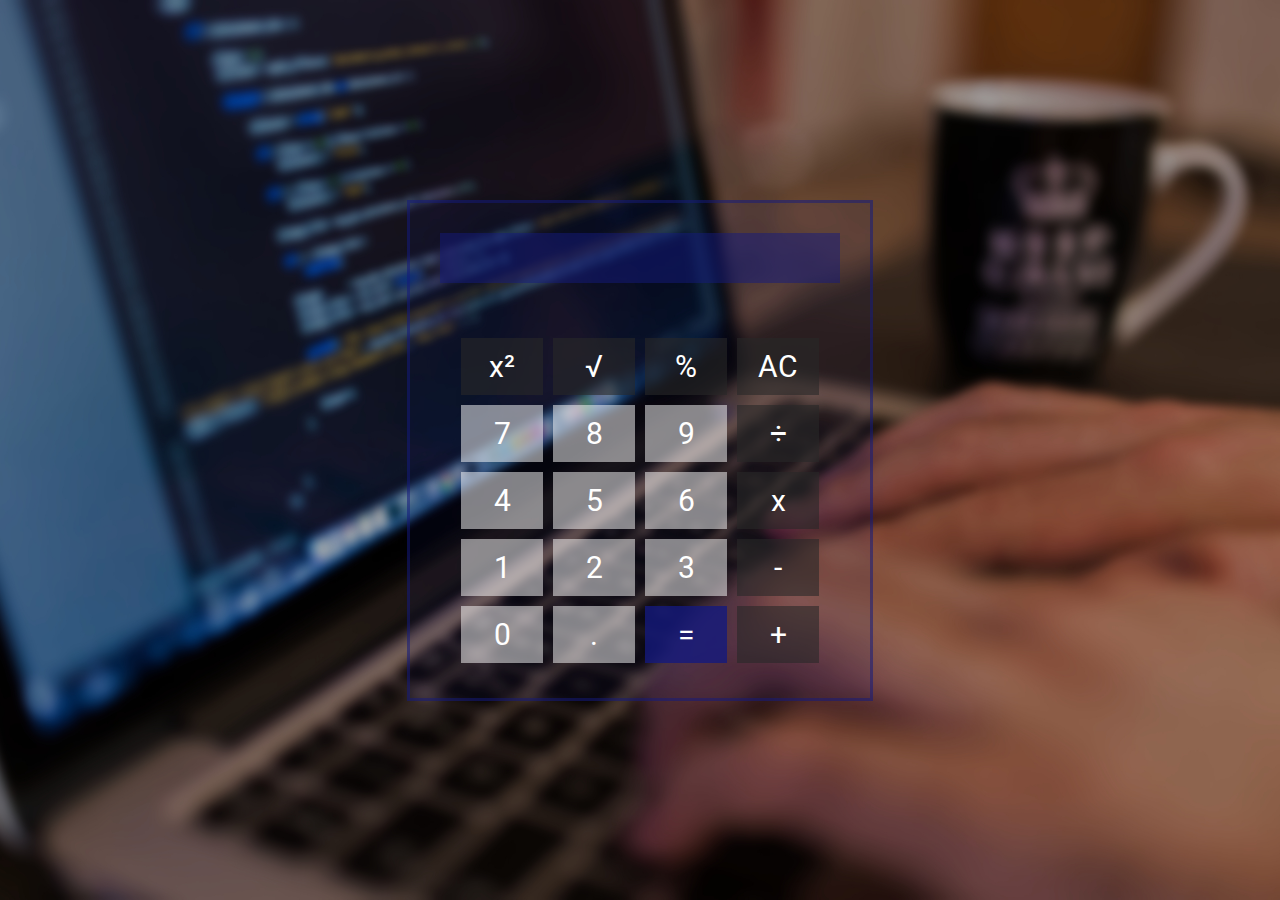
<file: Calculator/index.html>
<!DOCTYPE html>
<html lang="en">
    <head>
        <meta charset="UTF-8"/>
        <title>Calculator</title>
        <link rel="stylesheet" href="calculator.css"/>
        <link href='http://fonts.googleapis.com/css?family=Roboto' rel='stylesheet' type='text/css'/>
    </head>
    <body>
        <div id="calculator-container">
            <div id="input"></div>
            <div id="key-container">
                <div class="key secondaryOp">x²</div>
                <div class="key secondaryOp">√</div>
                <div class="key secondaryOp">%</div>
                <div class="key secondaryOp">AC</div>
                <div class="key number ">7</div>
                <div class="key number">8</div>
                <div class="key number">9</div>
                <div class="key secondaryOp">÷</div>
                <div class="key number">4</div>
                <div class="key number">5</div>
                <div class="key number">6</div>
                <div class="key secondaryOp">x</div>
                <div class="key number">1</div>
                <div class="key number">2</div>
                <div class="key number">3</div>
                <div class="key secondaryOp">-</div>
                <div class="key number">0</div>
                <div class="key number">.</div>
                <div class="key" id="igual">=</div>
                <div class="key secondaryOp">+</div>
            </div>
        </div>
        <script src="calculator.js">
        </script>
    </body>
</html>
</file>
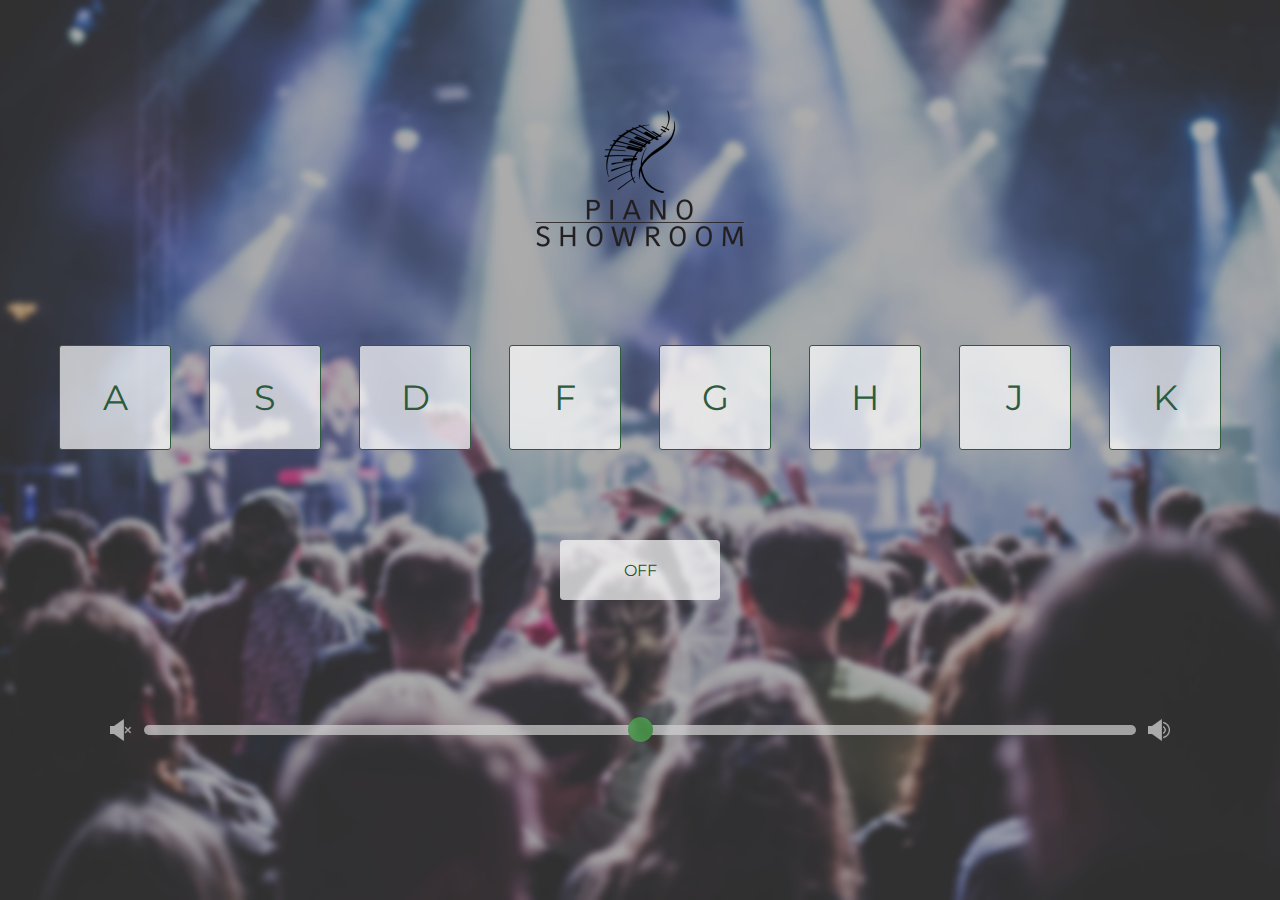
<file: Piano Room/index.html>
<!DOCTYPE html>
<html>
    <head>
        <meta charset="UTF-8"/>
        <title>Piano Room</title>
        <link href="Drum.css" rel="stylesheet" type="text/css"/>
        <link href="https://fonts.googleapis.com/css?family=Roboto:100,300,400,700" rel="stylesheet"/>
        <link href="https://fonts.googleapis.com/css?family=Montserrat:100,300,400" rel="stylesheet"/>
    </head>
    <body>
        <div id="container">
            <div id="top-container">
                <img src="images/piano1.png"/>
                <div id="key-container">
                    <!--tabindex='1' makes the element focusable on keydown event-->
                    <div class="drumKey" tabindex="1">
                        <p>A</p>
                    </div>
                    <div class="drumKey" tabindex="1">
                        <p>S</p>
                    </div>
                    <div class="drumKey" tabindex="1">
                        <p>D</p>
                    </div>
                    <div class="drumKey" tabindex="1">
                        <p>F</p>
                    </div>
                    <div class="drumKey" tabindex="1">
                        <p>G</p>
                    </div>
                    <div class="drumKey" tabindex="1">
                        <p>H</p>
                    </div>
                    <div class="drumKey" tabindex="1">
                        <p>J</p>
                    </div>
                    <div class="drumKey" tabindex="1">
                        <p>K</p>
                    </div>
                </div>
            </div>
            <div id="bottom-container">
                <div id="power">
                    <p>OFF</p>
                </div>
                <div id="volume">
                    <p>VOLUME 50%</p>
                </div>
                <div class="slidecontainer">
                    <img src="images/mute.png" alt="sonido"/>
                    <input class="slider" id="myRange" max="100" min="0" type="range" value="50"/>
                    <img src="images/loud.png" alt="sonido"/>
                </div>
            </div>
        </div>
        <script src="Drum.js">
        </script>
    </body>
</html>
</file>
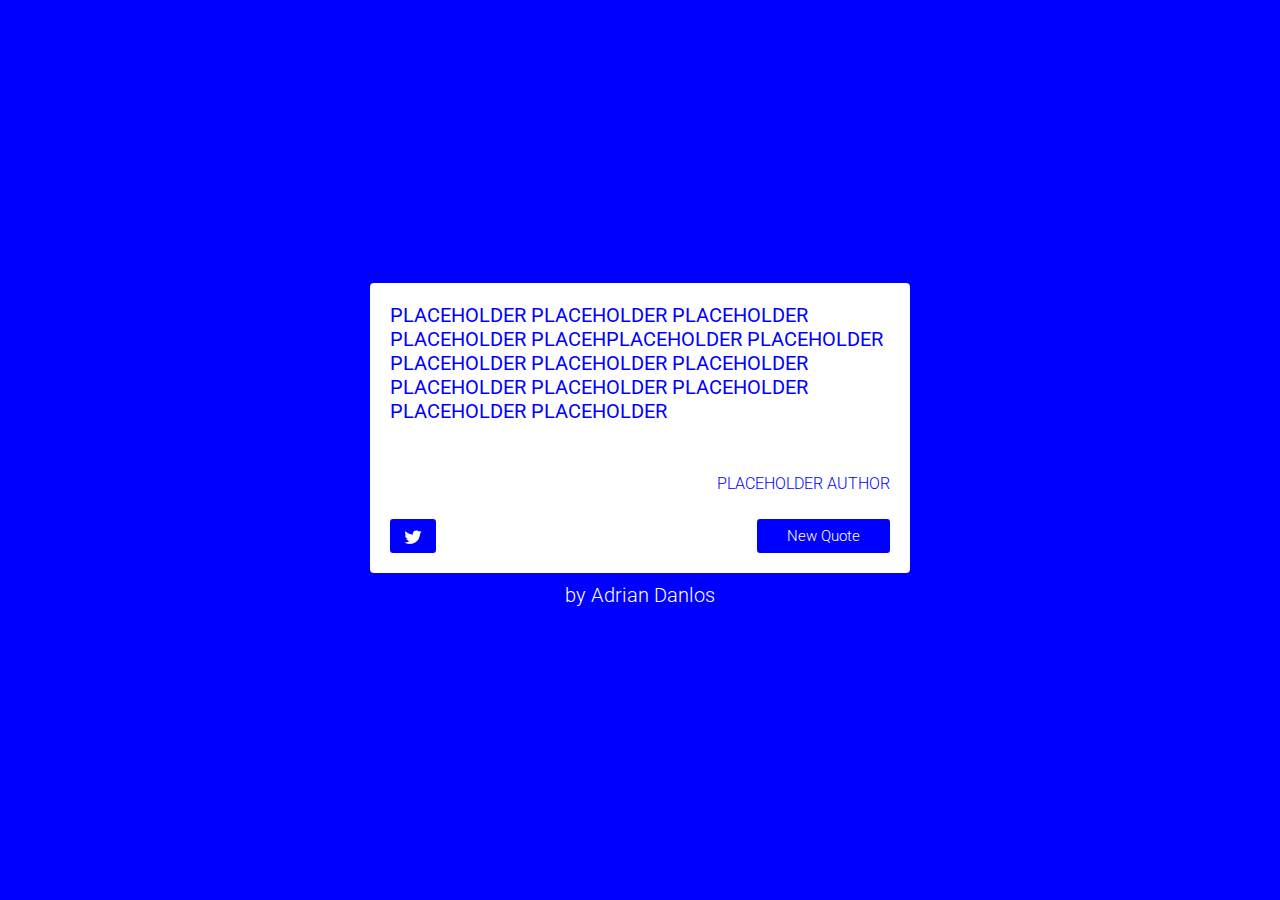
<file: Random Quote Machine/index.html>
<!DOCTYPE html>
<html>
    <head>
        <meta charset="utf-8"/>
        <title>
            Random Quote Machine
        </title>
        <link href="styles.css" rel="stylesheet" type="text/css"/>
        <link href="http://fonts.googleapis.com/css?family=Roboto:100,300,400&display=swap" rel="stylesheet"/>
    </head>
    <body>
        <div id="container">
            <main>
                <div id="text">
                    <p>
                        PLACEHOLDER PLACEHOLDER PLACEHOLDER PLACEHOLDER PLACEHPLACEHOLDER PLACEHOLDER PLACEHOLDER PLACEHOLDER PLACEHOLDER PLACEHOLDER PLACEHOLDER PLACEHOLDER PLACEHOLDER PLACEHOLDER
                    </p>
                </div>
                <div id="author">
                    <p>
                        PLACEHOLDER AUTHOR
                    </p>
                </div>
                <div id="bottom-features-container">
                    <div class="bottom-features" id="twitter">
                        <img alt="twitter" src="img/twitter.png"/>
                    </div>
                    <div class="bottom-features" id="new-quote">
                        <p>
                            New Quote
                        </p>
                    </div>
                </div>
            </main>
            <footer>
                <p>
                    by Adrian Danlos
                </p>
            </footer>
        </div>
        <script src="javascript.js">
        </script>
    </body>
</html>
</file>
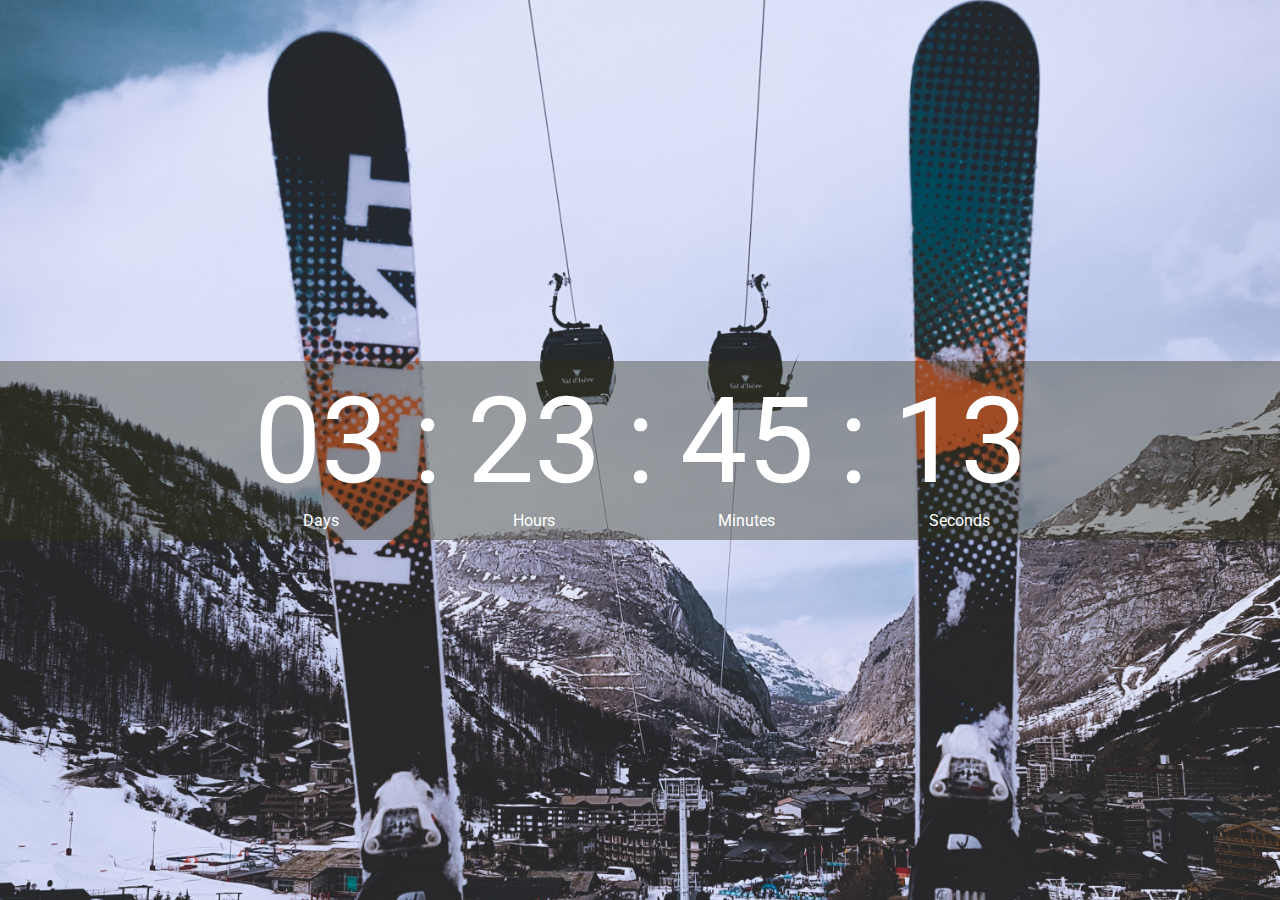
<file: Ski Countdown/index.html>
<!DOCTYPE html>
<html lang="en">
    <head>
        <meta charset="UTF-8"/>
        <title>Ski Countdown</title>
        <link rel="stylesheet" href="ski.css"/>
        <link href='http://fonts.googleapis.com/css?family=Roboto' rel='stylesheet' type='text/css'/>
    </head>
    <body>
        <div id="timer">
            <div class="column">
                <p class="number" id="days">03</p>
                <p>Days</p>
            </div>
            <p class="dots">:</p>
            <div class="column">
                <p class="number" id="hours">23</p>
                <p>Hours</p>
            </div>
            <p class="dots">:</p>
            <div class="column">
                <p class="number" id="minutes">45</p>
                <p>Minutes</p>
            </div>
            <p class="dots">:</p>
            <div class="column">
                <p class="number" id="seconds">13</p>
                <p>Seconds</p>
            </div>
        </div>
        <script src="ski.js">
        </script>
    </body>
</html>
</file>
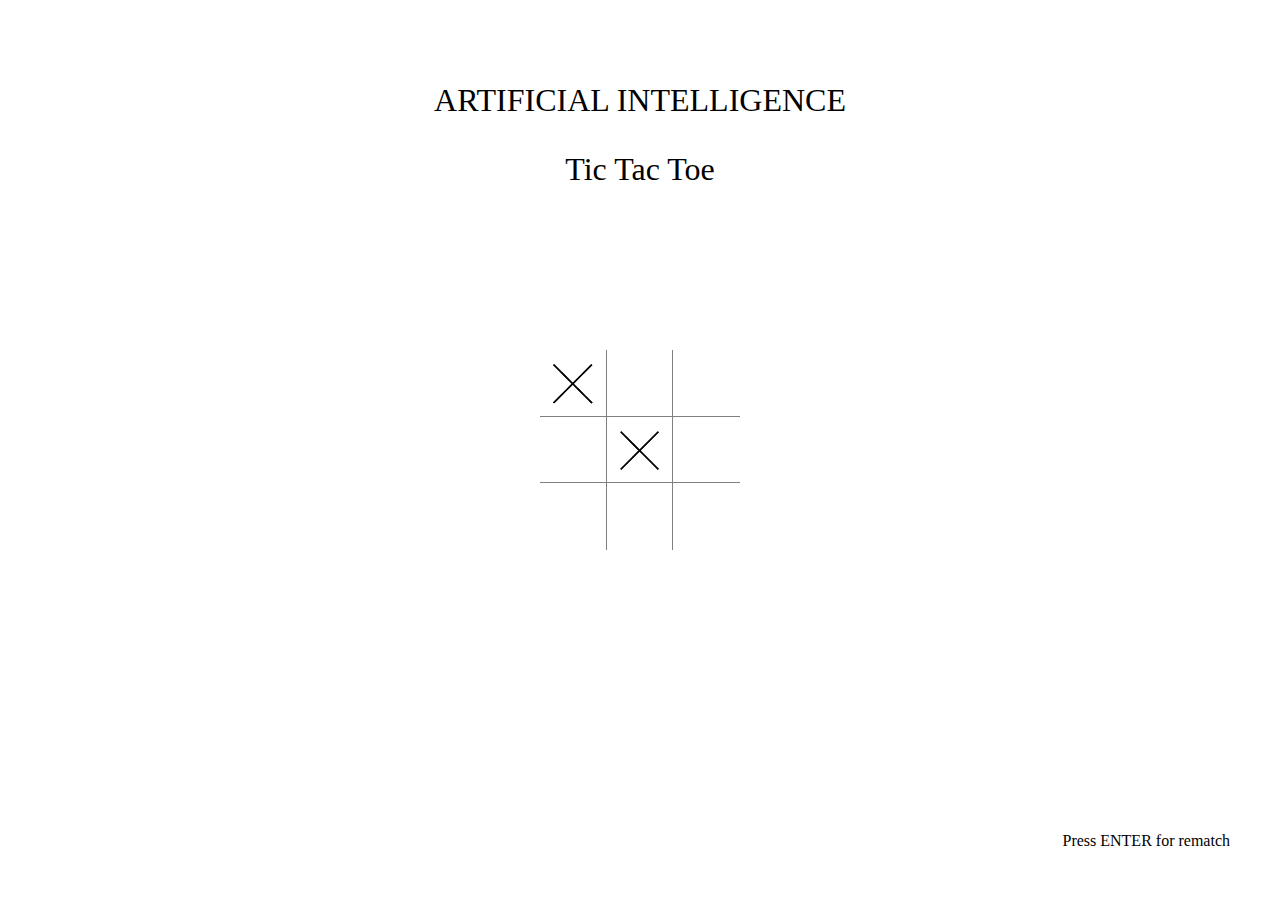
<file: TicTacToe_Bot/index.html>
<!DOCTYPE html>
<html>
    <head>
        <title>
            TIC TAC TOE
        </title>
        <link href="styles.css" rel="stylesheet"/>
        <script src="http://ajax.googleapis.com/ajax/libs/jquery/3.3.1/jquery.min.js">
        </script>
    </head>
    <body>
        <div id="title">
            <p>
                ARTIFICIAL INTELLIGENCE
            </p>
            <p>
                Tic Tac Toe
            </p>
        </div>
        <div id="container">
            <div class="cell 1" id="top-left">
            </div>
            <div class="cell 2" id="top-middle">
            </div>
            <div class="cell 3" id="top-right">
            </div>
            <div class="cell 4" id="middle-left">
            </div>
            <div class="cell 5" id="middle-middle">
            </div>
            <div class="cell 6" id="middle-right">
            </div>
            <div class="cell 7" id="bottom-left">
            </div>
            <div class="cell 8" id="bottom-middle">
            </div>
            <div class="cell 9" id="bottom-right">
            </div>
            <div id="gameOver">
                <p>
                    GAME OVER
                </p>
            </div>
        </div>
        <footer>
            <span>
                Press ENTER for rematch
            </span>
        </footer>
        <script src="js.js" type="text/javascript">
        </script>
    </body>
</html>
</file>
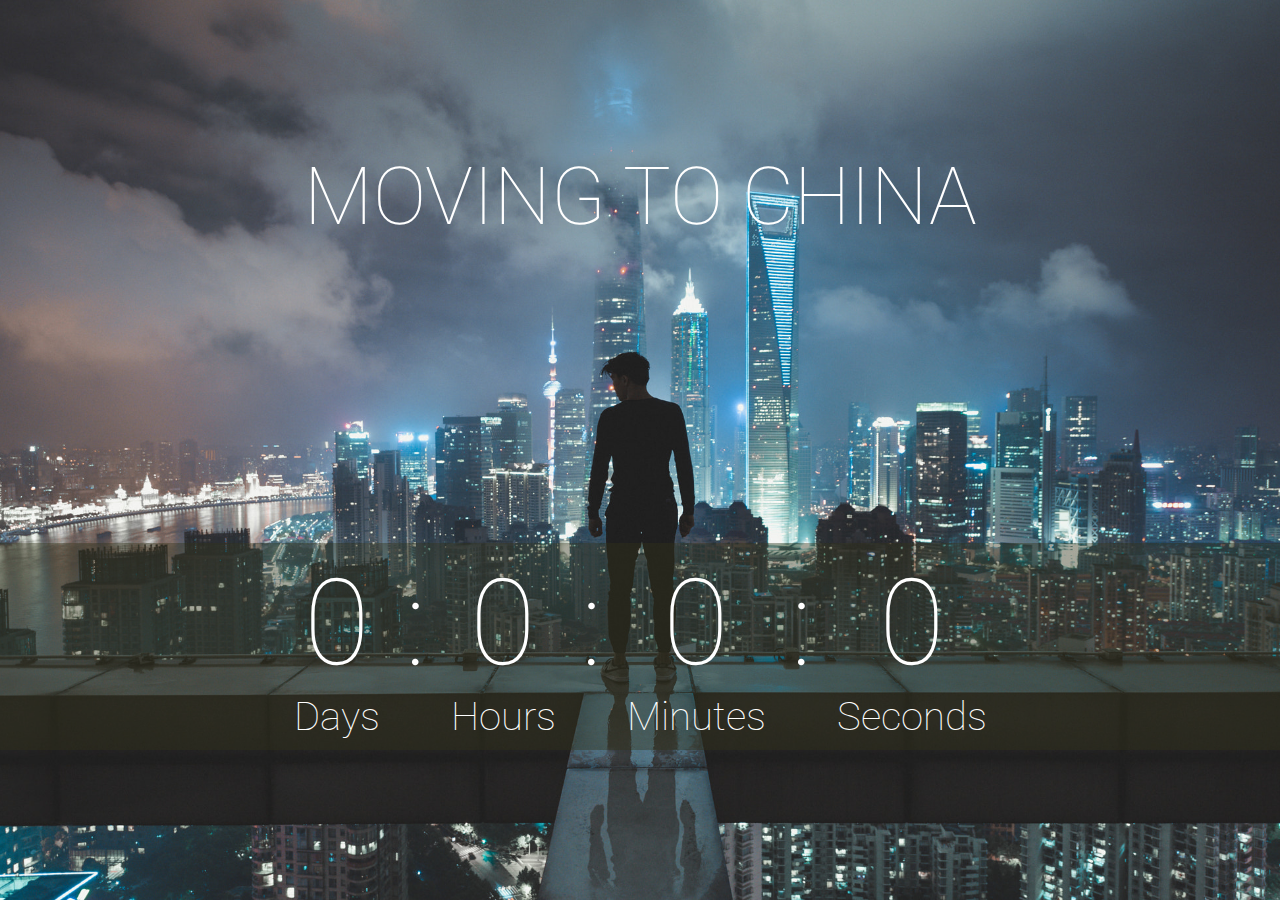
<file: Countdowns/China/index.html>
<!DOCTYPE html>
<html lang="en">
    <head>
        <meta charset="utf-8"/>
        <title>
            China Countdown
        </title>
        <link href="china.css" rel="stylesheet" type="text/css"/>
        <link href="https://fonts.googleapis.com/css?family=Roboto:100,300,400&display=swap" rel="stylesheet"/>
        <link href="img/rocket.jpg" rel="icon" type="image/x-icon"/>
    </head>
    <body>
        <h1 id="title">
            MOVING TO CHINA
        </h1>
        <main>
            <div id="timer">
                <div class="column">
                    <p class="number" id="days">
                        0
                    </p>
                    <p class="text">
                        Days
                    </p>
                </div>
                <p class="dots">
                    :
                </p>
                <div class="column">
                    <p class="number" id="hours">
                        0
                    </p>
                    <p class="text">
                        Hours
                    </p>
                </div>
                <p class="dots">
                    :
                </p>
                <div class="column">
                    <p class="number" id="minutes">
                        0
                    </p>
                    <p class="text">
                        Minutes
                    </p>
                </div>
                <p class="dots">
                    :
                </p>
                <div class="column">
                    <p class="number" id="seconds">
                        0
                    </p>
                    <p class="text">
                        Seconds
                    </p>
                </div>
            </div>
        </main>
        <div id="rocket">
            <img alt="rocket" src="img/rocket.png"/>
        </div>
        <script src="https://code.jquery.com/jquery-3.3.1.min.js">
        </script>
        <script src="china.js">
        </script>
    </body>
</html>
</file>
<file: Calculator/calculator.css>
body, html {
    margin: 0;
    padding: 0;
}
body {
    display: flex;
    justify-content: center;
    align-items: center;
    height: 100vh;
    background: url(img/background.jpg);
    background-position: center;
    background-size: cover;
    background-repeat: no-repeat;
    font-size: 30px;
    font-family: Roboto, arial;
    color: white;
    user-select: none;
    -moz-user-select: none;
}
p {
    margin: 0;
}
#calculator-container {
    display: flex;
    flex-direction: column;
    width: 400px;
    border: 3px solid rgba(20, 25, 125, 0.5);
    background-color: rgba(20, 25, 125, 0.1);
    padding: 30px;
}
#input {
    display: flex;
    justify-content: flex-end;
    align-items: center;
    height: 50px;
    margin-bottom: 50px;
    background-color: rgba(20, 25, 125, 0.5);
    padding-right: 10px;
}
#key-container {
    display: flex;
    flex-wrap: wrap;
    justify-content: center;
    align-items: center;
}
.key {
    padding: 10px 20px;
    margin: 5px;
    width: 40px;
    text-align: center;
    border: 1px solid transparent;
    cursor: pointer;
}
.key:hover {
    -webkit-box-shadow: 0px 12px 18px -3px rgba(0, 0, 0, 1);
    -moz-box-shadow: 0px 12px 18px -3px rgba(0, 0, 0, 1);
    box-shadow: 0px 12px 18px -3px rgba(0, 0, 0, 1);
}
#igual {
    background-color: rgba(20, 25, 125, 0.8);
}
.number {
    background-color: rgba(255, 255, 255, 0.5);
}
.secondaryOp {
    background-color: rgba(40, 40, 40, 0.6);
}
</file>
<file: Piano Room/Drum.css>
body {
    height: 100vh;
    max-width: 1200px;
    margin: 0 auto;
    /*background-image: url("adriandanlos.github.io/images/background.jpg");*/
    background-image: url("images/background4.jpg");
    background-size: cover;
    background-position: center;
    font-family: Montserrat, arial;
}
#container {
    display: flex;
    flex-direction: column;
    position: relative;
    height: 100vh;
}
#top-container {
    display: flex;
    flex-direction: column;
    height: 50vh;
    justify-content: flex-end;
    align-items: center;
}
#top-container img {
    max-width: 90%;
    margin-bottom: 10vh;
}
#key-container {
    display: flex;
    justify-content: space-around;
    align-items: flex-end;
    width: 100%;
}
.drumKey {
    padding: 30px;
    border: 1px solid #2d5b3c;
    color: #2d5b3c;
    background-color: rgba(255, 255, 255, 0.7);
    border-radius: 3px;
    flex: 0 1 50px;
    margin: 0 5px;
    /*min margin distance when shrink comes into play*/
    text-align: center;
    font-size: 35px;
    outline: none;
}
p {
    margin: 0;
    user-select: none;
    -moz-user-select: none;
}
#bottom-container {
    display: flex;
    flex-direction: column;
    height: 50vh;
    align-items: center;
    justify-content: flex-start;
}
#power {
    display: flex;
    align-items: center;
    justify-content: center;
    width: 160px;
    height: 60px;
    border-radius: 4px;
    background-color: rgba(255, 255, 255, 0.7);
    color: rgb(40, 84, 45);
    outline: none;
    cursor: pointer;
    user-select: none;
    -moz-user-select: none;
    margin: 10vh 0;
}
#volume {
    color: white;
    margin-bottom: 10px;
    font-weight: 400;
    visibility: hidden;
}
.slidecontainer {
    display: flex;
    width: 90%;
    align-items: center;
}
.slidecontainer img {
    max-width: 2%;
    margin: 0 10px;
    user-select: none;
    -moz-user-select: none;
}
.slider {
    -webkit-appearance: none;
    width: 100%;
    height: 10px;
    border-radius: 50px;
    background: #d3d3d3;
    outline: none;
    opacity: 0.7;
    -webkit-transition: .2s;
    transition: opacity .2s;
}
.slider:hover {
    opacity: 1;
}
/*chrome and safari need the first 2 prop*/

.slider::-webkit-slider-thumb {
    -webkit-appearance: none;
    appearance: none;
    width: 25px;
    height: 25px;
    border-radius: 50%;
    background: #4CAF50;
    cursor: pointer;
    border: none;
}
/*mozilla*/

.slider::-moz-range-thumb {
    width: 25px;
    height: 25px;
    border-radius: 50%;
    background: #4CAF50;
    cursor: pointer;
    border: none;
}
</file>
<file: Random Quote Machine/styles.css>
:root {
    --main-bg-color: blue;
}
body, html {
    margin: 0;
    padding: 0;
    height: 100vh;
    font-family: Roboto;
}
body {
    display: flex;
    justify-content: center;
    align-items: center;
    background-color: var(--main-bg-color);
    color: white;
}
p {
    margin: 0;
}
#container {
    display: flex;
    flex-direction: column;
    justify-content: center;
    align-items: center;
}
main {
    display: flex;
    flex-direction: column;
    background-color: blue;
    height: 250px;
    width: 500px;
    border-radius: 4px;
    padding: 20px 20px;
    background-color: white;
}
#text {
    flex-grow: 6;
    color: var(--main-bg-color);
    font-size: 20px;
}
#author {
    flex-grow: 3;
    align-self: flex-end;
    color: var(--main-bg-color);
    font-weight: 300;
}
#bottom-features-container {
    flex-grow: 1;
    display: flex;
    justify-content: space-between;
}
.bottom-features {
    display: flex;
    align-items: center;
    justify-content: center;
    background-color: var(--main-bg-color);
    border-radius: 3px;
    font-size: 15px;
    font-weight: 300;
}
#new-quote {
    padding: 0px 30px;
    user-select: none;
}
#twitter {
    padding: 3px 7px;
}
#twitter img {
    width: 60%;
}
footer {
    font-size: 20px;
    font-weight: 300;
    padding: 10px 0;
}
</file>
<file: Ski Countdown/ski.css>
body, html {
    margin: 0;
    padding: 0;
}
body {
    display: flex;
    align-items: center;
    background-image: url("img/fondo3.jpg");
    background-size: cover;
    background-position: center;
    height: 100vh;
    font-family: Roboto, arial;
    color: white;
    user-select: none;
    -moz-user-select: none;
}
p {
    margin: 0;
}
#timer {
    display: flex;
    justify-content: center;
    width: 100%;
    background-color: rgba(50, 50, 25, 0.4);
    padding: 10px 0;
    /*box-shadow: 1px 3px 10px 1px white;*/
}
.number {}
.dots, .number {
    font-size: 120px;
}
.column {
    text-align: center;
    margin: 0 25px;
}
</file>
<file: TicTacToe_Bot/styles.css>
html, body {
    margin: 0;
    padding: 0;
    font-family: Roboto;
    height: 100%;
}
#container {
    position: absolute;
    /* half of #content height*/
    top: 50%;
    margin-top: -100px;
    left: 50%;
    margin-left: -100px;
    width: 100%;
    display: flex;
    width: 200px;
    height: 200px;
    flex-wrap: wrap;
}
.cell {
    box-sizing: border-box;
    background-size: cover;
    background-position: center;
    height: 33.33%;
    width: 33.33%;
}
#title {
    padding-top: 50px;
}
#title p {
    font-size: 32px;
    font-weight: 100;
    text-align: center;
}
/*CELL BORDERS*/

#top-left, #top-middle, #top-right, #middle-left, #middle-middle, #middle-right {
    border-bottom: 1px solid grey;
}
#top-left, #middle-left, #bottom-left, #top-middle, #middle-middle, #bottom-middle {
    border-right: 1px solid grey;
}
#gameOver {
    width: 100%;
    text-align: center;
    visibility: hidden;
    padding-top: 50px;
}
footer {
    position: absolute;
    bottom: 10px;
    right: 10px;
    padding: 40px;
}
#top-left, #middle-middle {
    background-image: url("img/cross.png")
}
</file>
<file: Countdowns/China/china.css>
body, html {
    display: flex;
    flex-direction: column;
    justify-content: space-around;
    margin: 0;
    padding: 0;
    background-image: url("img/s4.jpg");
    background-size: cover;
    background-position: center;
    height: 100vh;
    font-family: Roboto, arial;
    color: white;
    font-size: 80px;
    font-weight: 100;
    overflow: hidden;
}
main {
    display: flex;
    align-items: center;
    user-select: none;
    -moz-user-select: none;
}
h1, p {
    margin: 0;
}
h1 {
    align-self: center;
    font-size: 80px;
    font-weight: 100;
}
#timer {
    display: flex;
    justify-content: center;
    width: 100%;
    background-color: rgba(50, 50, 25, 0.4);
    padding: 10px 0;
    /*box-shadow: 1px 3px 10px 1px white;*/
}
.text {
    font-size: 40px;
}
.dots, .number {
    font-size: 120px;
}
.column {
    text-align: center;
    margin: 0 25px;
}
#rocket {
    position: absolute;
    margin: 0 auto;
    left: 0;
    right: 0;
    width: 300px;
    visibility: hidden;
}
#rocket img {
    width: 100%;
}
</file>
